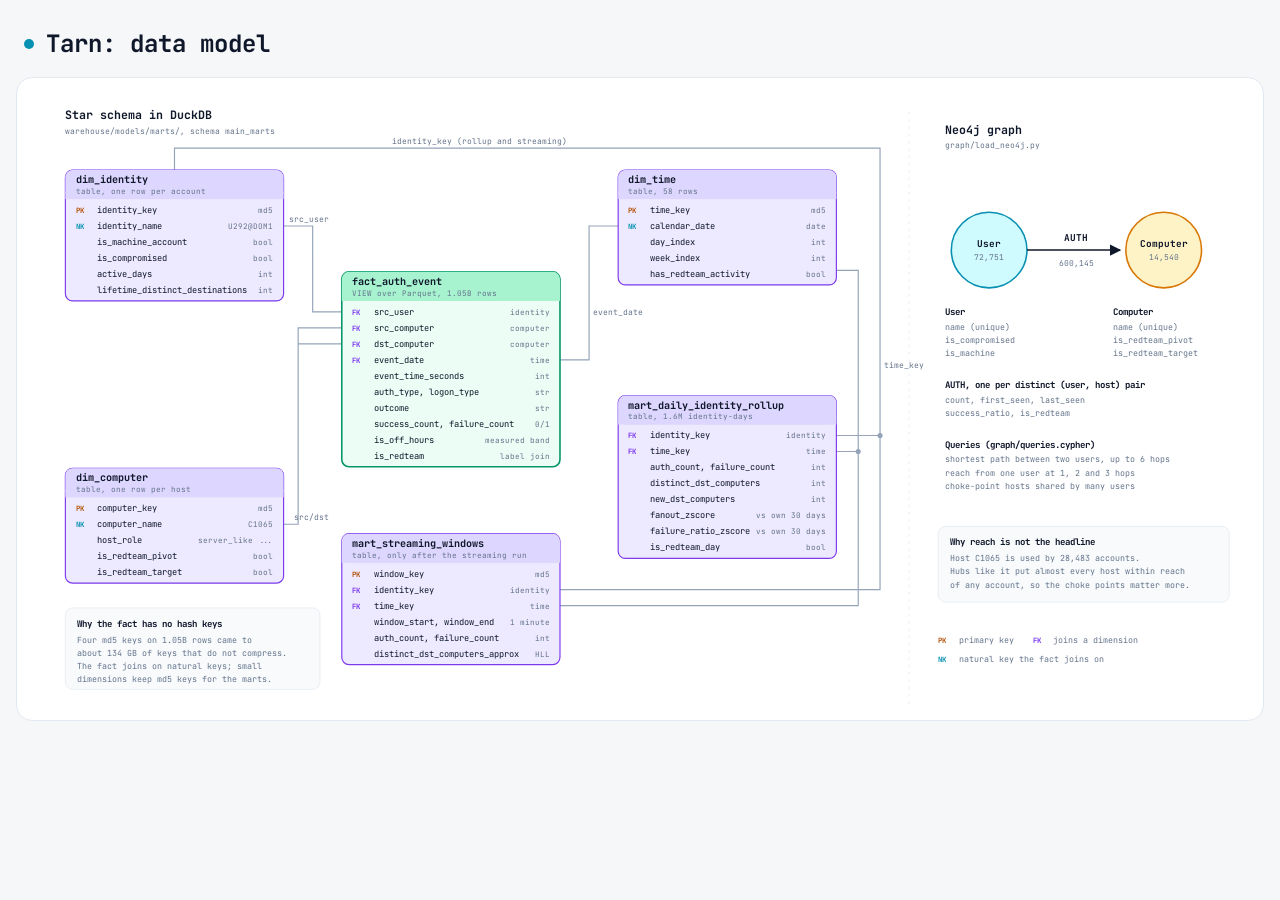
<file: docs/diagrams/data-model.html>
<!doctype html>
<html lang="en">
<head>
<meta charset="utf-8">
<meta name="viewport" content="width=device-width, initial-scale=1">
<title>Tarn data model</title>
<link rel="preconnect" href="https://fonts.googleapis.com">
<link href="https://fonts.googleapis.com/css2?family=JetBrains+Mono:wght@400;500;600;700&display=swap" rel="stylesheet">
<style>
:root {
  --bg: #f6f7f9; --panel: #ffffff; --border: #e2e8f0; --text: #0f172a; --muted: #64748b;
  --db-stroke: #7c3aed; --db-fill: #ede9fe; --db-head: #ddd6fe;
  --fact-stroke: #059669; --fact-fill: #ecfdf5; --fact-head: #a7f3d0;
  --user-stroke: #0891b2; --user-fill: #cffafe; --comp-stroke: #d97706; --comp-fill: #fef3c7;
  --rel: #94a3b8; --pk: #b45309; --fk: #7c3aed; --nk: #0891b2; --note: #f8fafc;
}
@media (prefers-color-scheme: dark) {
  :root:not([data-theme="light"]) {
    --bg: #0b1120; --panel: #111827; --border: #1f2937; --text: #e5e7eb; --muted: #94a3b8;
    --db-stroke: #a78bfa; --db-fill: #1e1b3a; --db-head: #2e2660;
    --fact-stroke: #34d399; --fact-fill: #0f2a22; --fact-head: #134e3a;
    --user-stroke: #22d3ee; --user-fill: #0e3440; --comp-stroke: #fbbf24; --comp-fill: #3a2a0a;
    --rel: #64748b; --pk: #fbbf24; --fk: #c4b5fd; --nk: #67e8f9; --note: #0f172a;
  }
}
:root[data-theme="dark"] {
    --bg: #0b1120; --panel: #111827; --border: #1f2937; --text: #e5e7eb; --muted: #94a3b8;
    --db-stroke: #a78bfa; --db-fill: #1e1b3a; --db-head: #2e2660;
    --fact-stroke: #34d399; --fact-fill: #0f2a22; --fact-head: #134e3a;
    --user-stroke: #22d3ee; --user-fill: #0e3440; --comp-stroke: #fbbf24; --comp-fill: #3a2a0a;
    --rel: #64748b; --pk: #fbbf24; --fk: #c4b5fd; --nk: #67e8f9; --note: #0f172a;
}
* { box-sizing: border-box; }
html, body { margin: 0; background: var(--bg); color: var(--text);
  font-family: 'JetBrains Mono', ui-monospace, Menlo, Consolas, monospace; }
main { max-width: 1800px; margin: 0 auto; padding: 24px 16px; }
h1 { font-size: 24px; font-weight: 700; margin: 4px 0 18px 8px; display: flex; align-items: center; gap: 12px; }
h1::before { content: ""; width: 10px; height: 10px; border-radius: 50%; background: #0891b2; }
.frame { background: var(--panel); border: 1px solid var(--border); border-radius: 16px; padding: 12px; overflow-x: auto; }
svg { width: 100%; height: auto; display: block; min-width: 900px; }
.body { stroke-width: 1.6; }
.tbl .body { fill: var(--db-fill); stroke: var(--db-stroke); }
.tbl .head { fill: var(--db-head); }
.fact .body { fill: var(--fact-fill); stroke: var(--fact-stroke); stroke-width: 2.2; }
.fact .head { fill: var(--fact-head); }
.tname { font-size: 14px; font-weight: 700; fill: var(--text); }
.tnote { font-size: 10.5px; fill: var(--muted); }
.col { font-size: 12px; fill: var(--text); }
.typ { font-size: 10.5px; fill: var(--muted); }
.key { font-size: 10px; font-weight: 700; }
.kPK { fill: var(--pk); } .kFK { fill: var(--fk); } .kNK { fill: var(--nk); }
.rel { fill: none; stroke: var(--rel); stroke-width: 1.6; }
.rlabel { font-size: 11px; fill: var(--muted); }
.ptitle { font-size: 16px; font-weight: 700; fill: var(--text); }
.psub { font-size: 11px; fill: var(--muted); }
.gnode { stroke-width: 2.2; }
.user { fill: var(--user-fill); stroke: var(--user-stroke); }
.comp { fill: var(--comp-fill); stroke: var(--comp-stroke); }
.gedge { stroke: var(--text); stroke-width: 2; fill: none; }
.gname { font-size: 13px; font-weight: 700; fill: var(--text); }
.gprop { font-size: 11px; fill: var(--muted); }
.glist { font-size: 12.5px; font-weight: 700; fill: var(--text); }
.gitem { font-size: 11.5px; fill: var(--muted); }
.note { fill: var(--note); stroke: var(--border); }
.ntitle { font-size: 12.5px; font-weight: 700; fill: var(--text); }
.nitem { font-size: 11.5px; fill: var(--muted); }
.sep { stroke: var(--border); stroke-dasharray: 4 6; }
.stitle { font-size: 16px; font-weight: 700; fill: var(--text); }
</style>
</head>
<body>
<script>try{var t=new URLSearchParams(location.search).get("theme");if(t)document.documentElement.dataset.theme=t;}catch(e){}</script>
<main>
<h1>Tarn: data model</h1>
<div class="frame">
<svg viewBox="0 0 1680 850" role="img" aria-label="Tarn star schema in DuckDB and the user to computer graph in Neo4j">
<defs><marker id="arrow" viewBox="0 0 10 10" refX="9" refY="5" markerWidth="8" markerHeight="8" orient="auto"><path d="M0 0 L10 5 L0 10 z" fill="currentColor" style="fill: var(--text)"/></marker></defs>
<text class="stitle" x="50" y="40">Star schema in DuckDB</text>
<text class="psub" x="50" y="60">warehouse/models/marts/, schema main_marts</text>
<line class="sep" x1="1210" y1="30" x2="1210" y2="880"/>
<path class="rel" d="M430 305 H390 V187 H350"/><text class="rlabel" x="358" y="181" text-anchor="start">src_user</text>
<path class="rel" d="M430 327 H370 V597 H350"/>
<path class="rel" d="M430 349 H370"/>
<text class="rlabel" x="364" y="591" text-anchor="start">src/dst</text>
<path class="rel" d="M730 371 H770 V187 H810"/><text class="rlabel" x="775" y="309.0" text-anchor="start">event_date</text>
<path class="rel" d="M1110 497 H1140 V248 H1110"/><text class="rlabel" x="1176" y="382.5" text-anchor="start">time_key</text>
<path class="rel" d="M1110 475 H1170 V80 H200.0 V110"/><text class="rlabel" x="620" y="74" text-anchor="middle">identity_key (rollup and streaming)</text>
<path class="rel" d="M730 687 H1170 V475"/>
<path class="rel" d="M730 709 H1140 V497"/>
<circle cx="1170" cy="475" r="3.5" style="fill: var(--rel)"/>
<circle cx="1140" cy="497" r="3.5" style="fill: var(--rel)"/>
<g class="tbl">
<rect class="body" x="50" y="110" width="300" height="180" rx="10"/>
<rect class="head" x="50" y="110" width="300" height="40" rx="10"/>
<rect class="head" x="50" y="140" width="300" height="10"/>
<text class="tname" x="64" y="128">dim_identity</text>
<text class="tnote" x="64" y="143">table, one row per account</text>
<text class="key kPK" x="64" y="169">PK</text>
<text class="col" x="94" y="169">identity_key</text>
<text class="typ" x="336" y="169" text-anchor="end">md5</text>
<text class="key kNK" x="64" y="191">NK</text>
<text class="col" x="94" y="191">identity_name</text>
<text class="typ" x="336" y="191" text-anchor="end">U292@DOM1</text>
<text class="col" x="94" y="213">is_machine_account</text>
<text class="typ" x="336" y="213" text-anchor="end">bool</text>
<text class="col" x="94" y="235">is_compromised</text>
<text class="typ" x="336" y="235" text-anchor="end">bool</text>
<text class="col" x="94" y="257">active_days</text>
<text class="typ" x="336" y="257" text-anchor="end">int</text>
<text class="col" x="94" y="279">lifetime_distinct_destinations</text>
<text class="typ" x="336" y="279" text-anchor="end">int</text>
</g>
<g class="tbl">
<rect class="body" x="810" y="110" width="300" height="158" rx="10"/>
<rect class="head" x="810" y="110" width="300" height="40" rx="10"/>
<rect class="head" x="810" y="140" width="300" height="10"/>
<text class="tname" x="824" y="128">dim_time</text>
<text class="tnote" x="824" y="143">table, 58 rows</text>
<text class="key kPK" x="824" y="169">PK</text>
<text class="col" x="854" y="169">time_key</text>
<text class="typ" x="1096" y="169" text-anchor="end">md5</text>
<text class="key kNK" x="824" y="191">NK</text>
<text class="col" x="854" y="191">calendar_date</text>
<text class="typ" x="1096" y="191" text-anchor="end">date</text>
<text class="col" x="854" y="213">day_index</text>
<text class="typ" x="1096" y="213" text-anchor="end">int</text>
<text class="col" x="854" y="235">week_index</text>
<text class="typ" x="1096" y="235" text-anchor="end">int</text>
<text class="col" x="854" y="257">has_redteam_activity</text>
<text class="typ" x="1096" y="257" text-anchor="end">bool</text>
</g>
<g class="fact">
<rect class="body" x="430" y="250" width="300" height="268" rx="10"/>
<rect class="head" x="430" y="250" width="300" height="40" rx="10"/>
<rect class="head" x="430" y="280" width="300" height="10"/>
<text class="tname" x="444" y="268">fact_auth_event</text>
<text class="tnote" x="444" y="283">VIEW over Parquet, 1.05B rows</text>
<text class="key kFK" x="444" y="309">FK</text>
<text class="col" x="474" y="309">src_user</text>
<text class="typ" x="716" y="309" text-anchor="end">identity</text>
<text class="key kFK" x="444" y="331">FK</text>
<text class="col" x="474" y="331">src_computer</text>
<text class="typ" x="716" y="331" text-anchor="end">computer</text>
<text class="key kFK" x="444" y="353">FK</text>
<text class="col" x="474" y="353">dst_computer</text>
<text class="typ" x="716" y="353" text-anchor="end">computer</text>
<text class="key kFK" x="444" y="375">FK</text>
<text class="col" x="474" y="375">event_date</text>
<text class="typ" x="716" y="375" text-anchor="end">time</text>
<text class="col" x="474" y="397">event_time_seconds</text>
<text class="typ" x="716" y="397" text-anchor="end">int</text>
<text class="col" x="474" y="419">auth_type, logon_type</text>
<text class="typ" x="716" y="419" text-anchor="end">str</text>
<text class="col" x="474" y="441">outcome</text>
<text class="typ" x="716" y="441" text-anchor="end">str</text>
<text class="col" x="474" y="463">success_count, failure_count</text>
<text class="typ" x="716" y="463" text-anchor="end">0/1</text>
<text class="col" x="474" y="485">is_off_hours</text>
<text class="typ" x="716" y="485" text-anchor="end">measured band</text>
<text class="col" x="474" y="507">is_redteam</text>
<text class="typ" x="716" y="507" text-anchor="end">label join</text>
</g>
<g class="tbl">
<rect class="body" x="50" y="520" width="300" height="158" rx="10"/>
<rect class="head" x="50" y="520" width="300" height="40" rx="10"/>
<rect class="head" x="50" y="550" width="300" height="10"/>
<text class="tname" x="64" y="538">dim_computer</text>
<text class="tnote" x="64" y="553">table, one row per host</text>
<text class="key kPK" x="64" y="579">PK</text>
<text class="col" x="94" y="579">computer_key</text>
<text class="typ" x="336" y="579" text-anchor="end">md5</text>
<text class="key kNK" x="64" y="601">NK</text>
<text class="col" x="94" y="601">computer_name</text>
<text class="typ" x="336" y="601" text-anchor="end">C1065</text>
<text class="col" x="94" y="623">host_role</text>
<text class="typ" x="336" y="623" text-anchor="end">server_like ...</text>
<text class="col" x="94" y="645">is_redteam_pivot</text>
<text class="typ" x="336" y="645" text-anchor="end">bool</text>
<text class="col" x="94" y="667">is_redteam_target</text>
<text class="typ" x="336" y="667" text-anchor="end">bool</text>
</g>
<g class="tbl">
<rect class="body" x="810" y="420" width="300" height="224" rx="10"/>
<rect class="head" x="810" y="420" width="300" height="40" rx="10"/>
<rect class="head" x="810" y="450" width="300" height="10"/>
<text class="tname" x="824" y="438">mart_daily_identity_rollup</text>
<text class="tnote" x="824" y="453">table, 1.6M identity-days</text>
<text class="key kFK" x="824" y="479">FK</text>
<text class="col" x="854" y="479">identity_key</text>
<text class="typ" x="1096" y="479" text-anchor="end">identity</text>
<text class="key kFK" x="824" y="501">FK</text>
<text class="col" x="854" y="501">time_key</text>
<text class="typ" x="1096" y="501" text-anchor="end">time</text>
<text class="col" x="854" y="523">auth_count, failure_count</text>
<text class="typ" x="1096" y="523" text-anchor="end">int</text>
<text class="col" x="854" y="545">distinct_dst_computers</text>
<text class="typ" x="1096" y="545" text-anchor="end">int</text>
<text class="col" x="854" y="567">new_dst_computers</text>
<text class="typ" x="1096" y="567" text-anchor="end">int</text>
<text class="col" x="854" y="589">fanout_zscore</text>
<text class="typ" x="1096" y="589" text-anchor="end">vs own 30 days</text>
<text class="col" x="854" y="611">failure_ratio_zscore</text>
<text class="typ" x="1096" y="611" text-anchor="end">vs own 30 days</text>
<text class="col" x="854" y="633">is_redteam_day</text>
<text class="typ" x="1096" y="633" text-anchor="end">bool</text>
</g>
<g class="tbl">
<rect class="body" x="430" y="610" width="300" height="180" rx="10"/>
<rect class="head" x="430" y="610" width="300" height="40" rx="10"/>
<rect class="head" x="430" y="640" width="300" height="10"/>
<text class="tname" x="444" y="628">mart_streaming_windows</text>
<text class="tnote" x="444" y="643">table, only after the streaming run</text>
<text class="key kPK" x="444" y="669">PK</text>
<text class="col" x="474" y="669">window_key</text>
<text class="typ" x="716" y="669" text-anchor="end">md5</text>
<text class="key kFK" x="444" y="691">FK</text>
<text class="col" x="474" y="691">identity_key</text>
<text class="typ" x="716" y="691" text-anchor="end">identity</text>
<text class="key kFK" x="444" y="713">FK</text>
<text class="col" x="474" y="713">time_key</text>
<text class="typ" x="716" y="713" text-anchor="end">time</text>
<text class="col" x="474" y="735">window_start, window_end</text>
<text class="typ" x="716" y="735" text-anchor="end">1 minute</text>
<text class="col" x="474" y="757">auth_count, failure_count</text>
<text class="typ" x="716" y="757" text-anchor="end">int</text>
<text class="col" x="474" y="779">distinct_dst_computers_approx</text>
<text class="typ" x="716" y="779" text-anchor="end">HLL</text>
</g>
<g class="graphpanel">
  <text class="ptitle" x="1260" y="60">Neo4j graph</text>
  <text class="psub" x="1260" y="80">graph/load_neo4j.py</text>
  <circle class="gnode user" cx="1320" cy="220" r="52"/>
  <text class="gname" x="1320" y="216" text-anchor="middle">User</text>
  <text class="gprop" x="1320" y="234" text-anchor="middle">72,751</text>
  <circle class="gnode comp" cx="1560" cy="220" r="52"/>
  <text class="gname" x="1560" y="216" text-anchor="middle">Computer</text>
  <text class="gprop" x="1560" y="234" text-anchor="middle">14,540</text>
  <path class="gedge" d="M1372 220 H1500" marker-end="url(#arrow)"/>
  <text class="gname" x="1440" y="208" text-anchor="middle">AUTH</text>
  <text class="gprop" x="1440" y="242" text-anchor="middle">600,145</text>

  <text class="glist" x="1260" y="310">User</text>
  <text class="gitem" x="1260" y="330">name (unique)</text>
  <text class="gitem" x="1260" y="348">is_compromised</text>
  <text class="gitem" x="1260" y="366">is_machine</text>

  <text class="glist" x="1490" y="310">Computer</text>
  <text class="gitem" x="1490" y="330">name (unique)</text>
  <text class="gitem" x="1490" y="348">is_redteam_pivot</text>
  <text class="gitem" x="1490" y="366">is_redteam_target</text>

  <text class="glist" x="1260" y="410">AUTH, one per distinct (user, host) pair</text>
  <text class="gitem" x="1260" y="430">count, first_seen, last_seen</text>
  <text class="gitem" x="1260" y="448">success_ratio, is_redteam</text>

  <text class="glist" x="1260" y="492">Queries (graph/queries.cypher)</text>
  <text class="gitem" x="1260" y="512">shortest path between two users, up to 6 hops</text>
  <text class="gitem" x="1260" y="530">reach from one user at 1, 2 and 3 hops</text>
  <text class="gitem" x="1260" y="548">choke-point hosts shared by many users</text>
</g>
<g class="notes">
  <rect class="note" x="1250" y="600" width="400" height="104" rx="10"/>
  <text class="ntitle" x="1266" y="626">Why reach is not the headline</text>
  <text class="nitem" x="1266" y="648">Host C1065 is used by 28,483 accounts.</text>
  <text class="nitem" x="1266" y="666">Hubs like it put almost every host within reach</text>
  <text class="nitem" x="1266" y="684">of any account, so the choke points matter more.</text>

  <rect class="note" x="50" y="712" width="350" height="112" rx="10"/>
  <text class="ntitle" x="66" y="738">Why the fact has no hash keys</text>
  <text class="nitem" x="66" y="760">Four md5 keys on 1.05B rows came to</text>
  <text class="nitem" x="66" y="778">about 134 GB of keys that do not compress.</text>
  <text class="nitem" x="66" y="796">The fact joins on natural keys; small</text>
  <text class="nitem" x="66" y="814">dimensions keep md5 keys for the marts.</text>
</g>
<g class="legend">
  <text class="key kPK" x="1250" y="760">PK</text><text class="nitem" x="1278" y="760">primary key</text>
  <text class="key kFK" x="1380" y="760">FK</text><text class="nitem" x="1408" y="760">joins a dimension</text>
  <text class="key kNK" x="1250" y="786">NK</text><text class="nitem" x="1278" y="786">natural key the fact joins on</text>
</g>
</svg>
</div>
</main>
</body>
</html>
</file>
